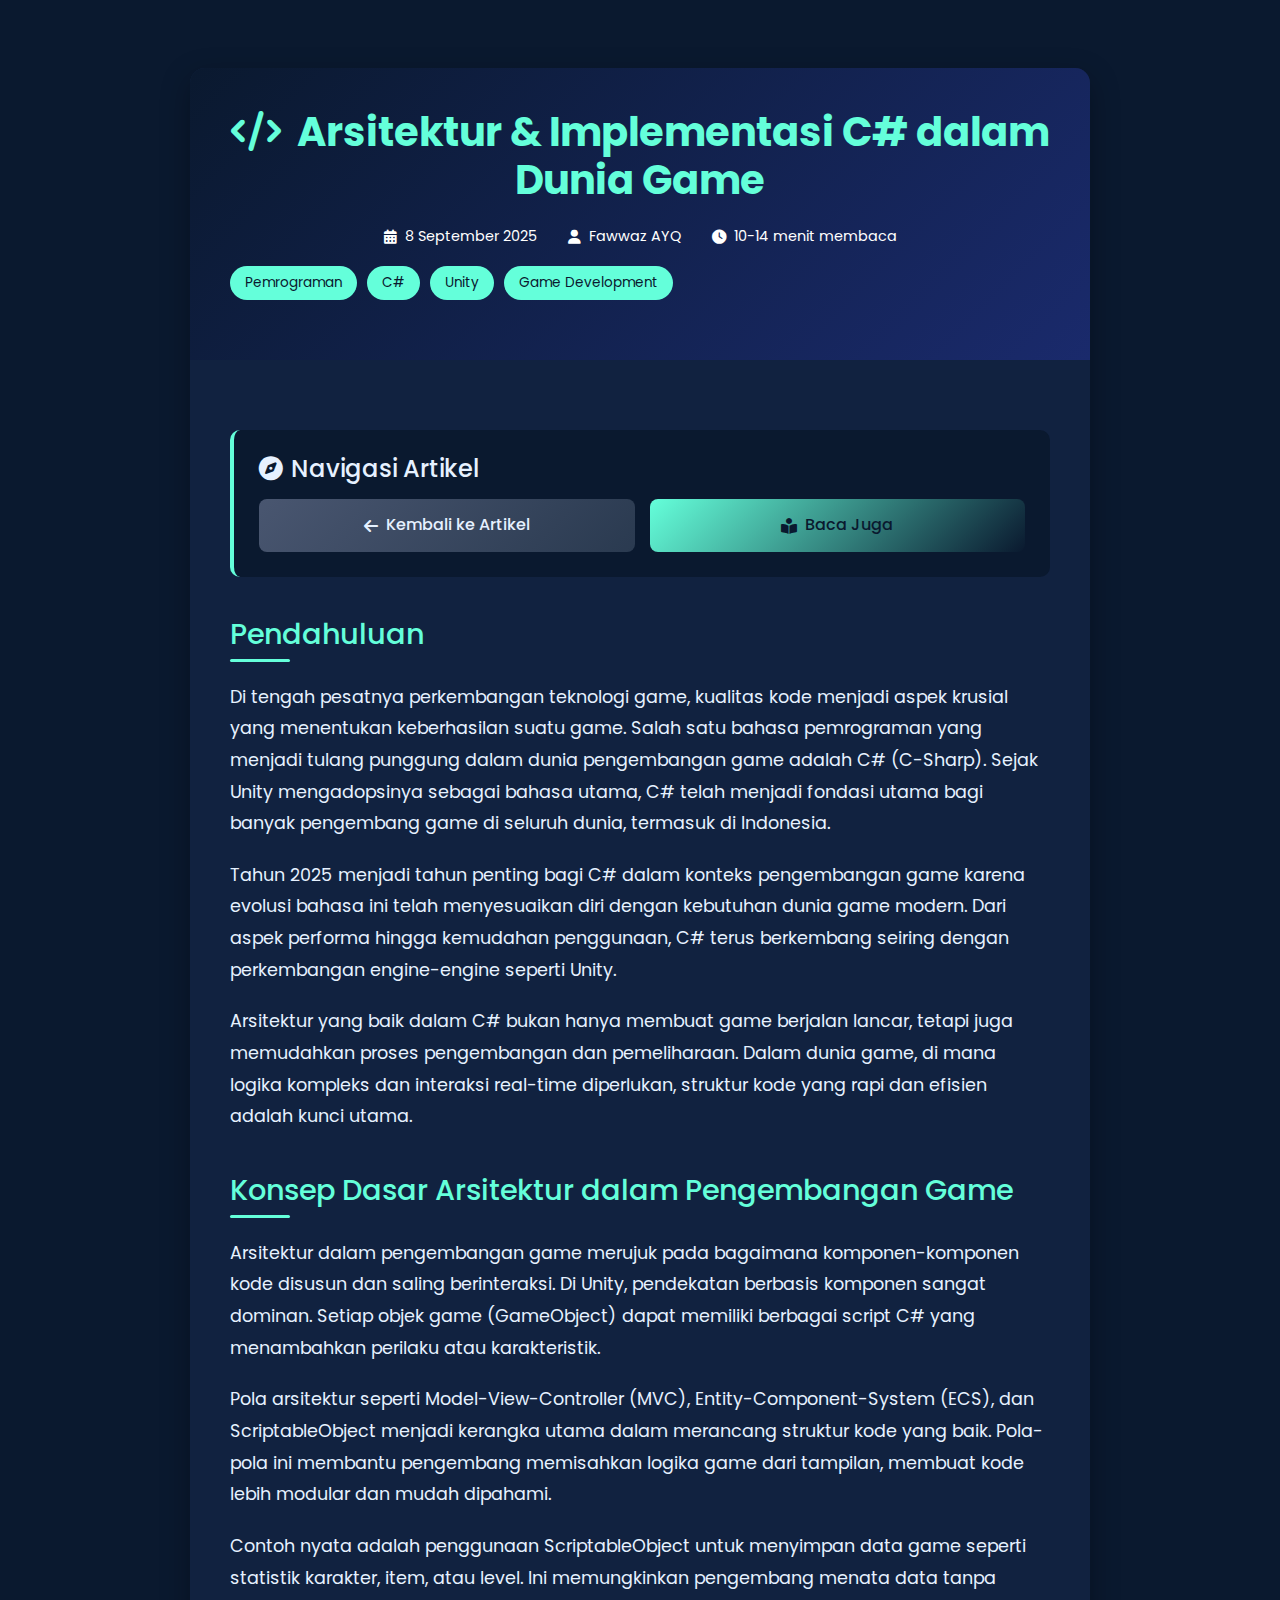
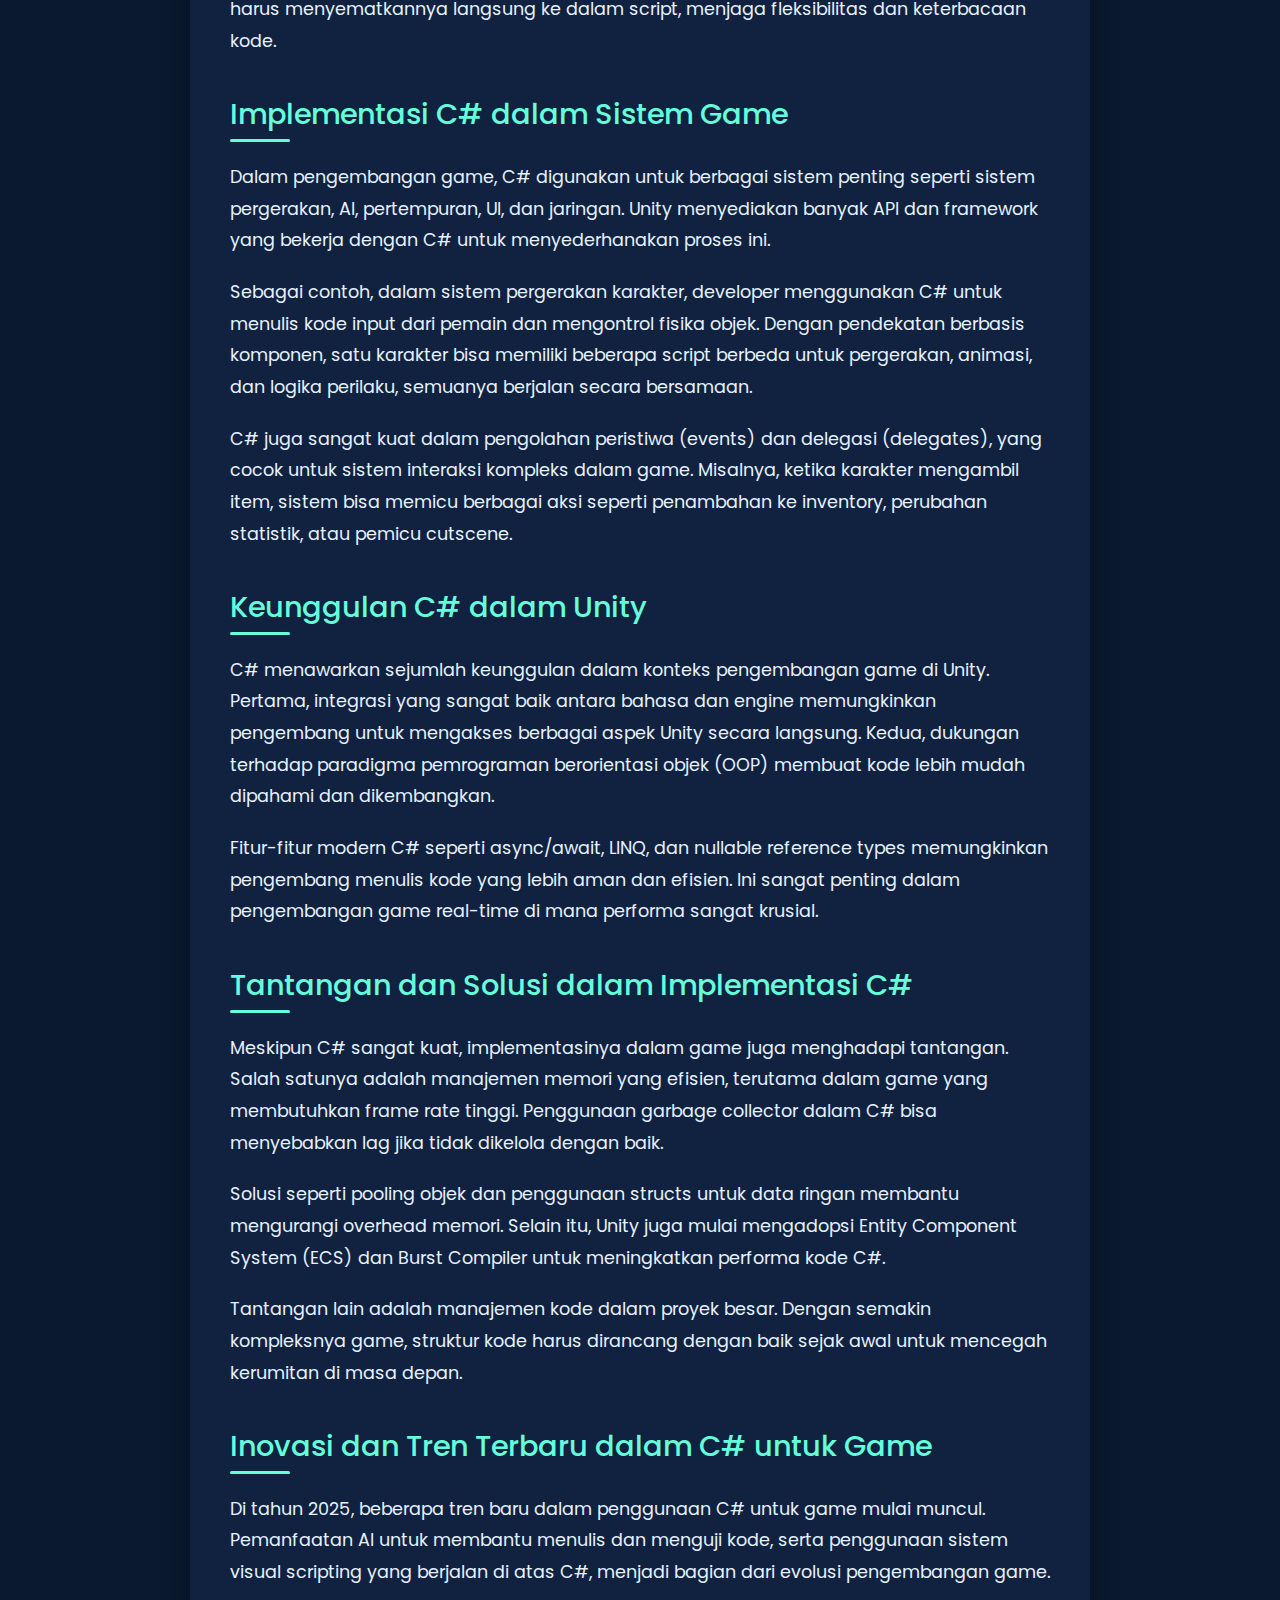
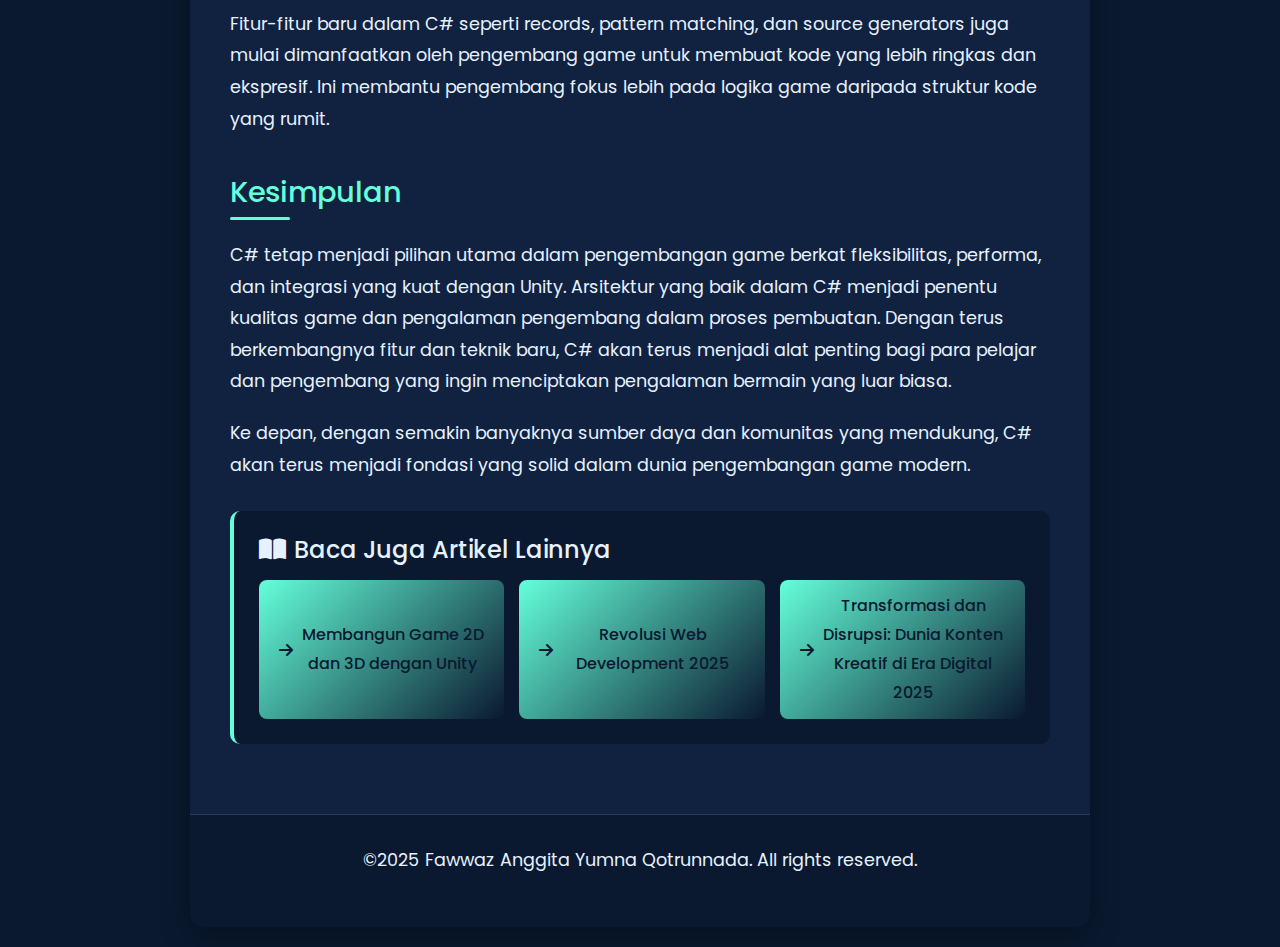
<file: article2.html>
<!DOCTYPE html>
<html lang="id">
<head>
    <meta charset="UTF-8">
    <meta name="viewport" content="width=device-width, initial-scale=1.0">
    <title>Arsitektur & Implementasi C# dalam Dunia Game</title>
    <link href="https://cdn.jsdelivr.net/npm/bootstrap@5.3.0-alpha1/dist/css/bootstrap.min.css" rel="stylesheet">
    <link rel="stylesheet" href="https://cdnjs.cloudflare.com/ajax/libs/font-awesome/6.4.0/css/all.min.css">
    <link href="https://fonts.googleapis.com/css2?family=Poppins:wght@300;400;500;600;700&display=swap" rel="stylesheet">
    <link rel="icon" href="Logo.png" type="image/x-icon">
    <link rel="stylesheet" href="styles.css">
    <style>
        :root {
            --primary-color: #0a192f;
            --secondary-color: #495670;
            --accent-color: #64ffda;
            --text-color: #e6f1ff;
            --text-secondary: #a8b2d1;
            --bg-color: #0a192f;
            --card-bg: #112240;
            --border-color: #2a3a50;
        }
        
        body {
            font-family: 'Poppins', sans-serif;
            line-height: 1.8;
            margin: 0;
            padding: 20px;
            background: var(--bg-color);
            color: var(--text-color);
            min-height: 100vh;
        }
        
        .article-container {
            max-width: 900px;
            margin: 0 auto;
            background: var(--card-bg);
            border-radius: 15px;
            box-shadow: 0 10px 30px rgba(0, 0, 0, 0.3);
            overflow: hidden;
            position: relative;
        }
        
        .article-header {
            background: linear-gradient(135deg, #0a192f, #1a2a6c);
            color: white;
            padding: 40px;
            text-align: center;
            position: relative;
        }
        
        .article-header h1 {
            font-size: 2.5rem;
            margin-bottom: 15px;
            font-weight: 700;
            color: var(--accent-color);
        }
        
        .article-meta {
            display: flex;
            justify-content: center;
            gap: 30px;
            margin-top: 20px;
            flex-wrap: wrap;
        }
        
        .meta-item {
            display: flex;
            align-items: center;
            gap: 8px;
            font-size: 0.9rem;
        }
        
        .article-content {
            padding: 40px;
        }
        
        h2 {
            color: var(--accent-color);
            margin-top: 40px;
            margin-bottom: 20px;
            font-size: 1.8rem;
            position: relative;
            padding-bottom: 10px;
        }
        
        h2::after {
            content: '';
            position: absolute;
            bottom: 0;
            left: 0;
            width: 60px;
            height: 3px;
            background: var(--accent-color);
            border-radius: 3px;
        }
        
        p {
            margin-bottom: 20px;
            font-size: 1.1rem;
            color: var(--text-color);
        }
        
        .navigation-section {
            background: var(--primary-color);
            padding: 25px;
            border-radius: 10px;
            margin: 30px 0;
            border-left: 4px solid var(--accent-color);
        }
        
        .nav-buttons {
            display: flex;
            justify-content: space-between;
            flex-wrap: wrap;
            gap: 15px;
            margin-top: 15px;
        }
        
        .nav-btn {
            flex: 1;
            min-width: 200px;
            text-align: center;
            padding: 12px 20px;
            border-radius: 8px;
            text-decoration: none;
            font-weight: 500;
            transition: all 0.3s ease;
            display: flex;
            align-items: center;
            justify-content: center;
            gap: 8px;
        }
        
        .back-btn {
            background: linear-gradient(135deg, #495670, #2a3a50);
            color: var(--text-color);
        }
        
        .read-also-btn {
            background: linear-gradient(135deg, var(--accent-color), #0a192f);
            color: var(--primary-color);
        }
        
        .nav-btn:hover {
            transform: translateY(-3px);
            box-shadow: 0 5px 15px rgba(100, 255, 218, 0.3);
            text-decoration: none;
            color: var(--primary-color);
        }
        
        .article-tags {
            display: flex;
            flex-wrap: wrap;
            gap: 10px;
            margin: 20px 0;
        }
        
        .tag {
            background: var(--accent-color);
            color: var(--primary-color);
            padding: 5px 15px;
            border-radius: 20px;
            font-size: 0.85rem;
        }
        
        .reading-time {
            background: var(--secondary-color);
            padding: 8px 15px;
            border-radius: 20px;
            display: inline-block;
            margin: 15px 0;
            font-size: 0.9rem;
        }
        
        .article-footer {
            background: var(--primary-color);
            padding: 30px;
            text-align: center;
            border-top: 1px solid var(--border-color);
        }
        
        .nav-btn.read-also-btn:hover, .nav-btn.back-btn:hover {
            background: linear-gradient(135deg, #52d9b9, #0a192f) !important;
        }
        
        @media (max-width: 768px) {
            .article-content {
                padding: 25px;
            }
            
            .article-header {
                padding: 30px 20px;
            }
            
            .article-header h1 {
                font-size: 2rem;
            }
            
            .nav-buttons {
                flex-direction: column;
            }
            
            .nav-btn {
                min-width: 100%;
            }
        }
    </style>
</head>
<body>
    <div class="container mt-5">
        <div class="article-container">
            <div class="article-header">
                <h1><i class="fas fa-code me-3"></i>Arsitektur & Implementasi C# dalam Dunia Game</h1>
                <div class="article-meta">
                    <div class="meta-item">
                        <i class="fas fa-calendar-alt"></i>
                        <span>8 September 2025</span>
                    </div>
                    <div class="meta-item">
                        <i class="fas fa-user"></i>
                        <span>Fawwaz AYQ</span>
                    </div>
                    <div class="meta-item">
                        <i class="fas fa-clock"></i>
                        <span>10-14 menit membaca</span>
                    </div>
                </div>
                <div class="article-tags mt-3">
                    <span class="tag">Pemrograman</span>
                    <span class="tag">C#</span>
                    <span class="tag">Unity</span>
                    <span class="tag">Game Development</span>
                </div>
            </div>
            
            <div class="article-content">
                <div class="navigation-section">
                    <h4><i class="fas fa-compass me-2"></i>Navigasi Artikel</h4>
                    <div class="nav-buttons">
                        <a href="articles.html" class="nav-btn back-btn">
                            <i class="fas fa-arrow-left"></i> Kembali ke Artikel
                        </a>
                        <a href="#read-also" class="nav-btn read-also-btn">
                            <i class="fas fa-book-reader"></i> Baca Juga
                        </a>
                    </div>
                </div>

                <h2>Pendahuluan</h2>
                <p>Di tengah pesatnya perkembangan teknologi game, kualitas kode menjadi aspek krusial yang menentukan keberhasilan suatu game. Salah satu bahasa pemrograman yang menjadi tulang punggung dalam dunia pengembangan game adalah C# (C-Sharp). Sejak Unity mengadopsinya sebagai bahasa utama, C# telah menjadi fondasi utama bagi banyak pengembang game di seluruh dunia, termasuk di Indonesia.</p>
                <p>Tahun 2025 menjadi tahun penting bagi C# dalam konteks pengembangan game karena evolusi bahasa ini telah menyesuaikan diri dengan kebutuhan dunia game modern. Dari aspek performa hingga kemudahan penggunaan, C# terus berkembang seiring dengan perkembangan engine-engine seperti Unity.</p>
                <p>Arsitektur yang baik dalam C# bukan hanya membuat game berjalan lancar, tetapi juga memudahkan proses pengembangan dan pemeliharaan. Dalam dunia game, di mana logika kompleks dan interaksi real-time diperlukan, struktur kode yang rapi dan efisien adalah kunci utama.</p>

                <h2>Konsep Dasar Arsitektur dalam Pengembangan Game</h2>
                <p>Arsitektur dalam pengembangan game merujuk pada bagaimana komponen-komponen kode disusun dan saling berinteraksi. Di Unity, pendekatan berbasis komponen sangat dominan. Setiap objek game (GameObject) dapat memiliki berbagai script C# yang menambahkan perilaku atau karakteristik.</p>
                <p>Pola arsitektur seperti Model-View-Controller (MVC), Entity-Component-System (ECS), dan ScriptableObject menjadi kerangka utama dalam merancang struktur kode yang baik. Pola-pola ini membantu pengembang memisahkan logika game dari tampilan, membuat kode lebih modular dan mudah dipahami.</p>
                <p>Contoh nyata adalah penggunaan ScriptableObject untuk menyimpan data game seperti statistik karakter, item, atau level. Ini memungkinkan pengembang menata data tanpa harus menyematkannya langsung ke dalam script, menjaga fleksibilitas dan keterbacaan kode.</p>

                <h2>Implementasi C# dalam Sistem Game</h2>
                <p>Dalam pengembangan game, C# digunakan untuk berbagai sistem penting seperti sistem pergerakan, AI, pertempuran, UI, dan jaringan. Unity menyediakan banyak API dan framework yang bekerja dengan C# untuk menyederhanakan proses ini.</p>
                <p>Sebagai contoh, dalam sistem pergerakan karakter, developer menggunakan C# untuk menulis kode input dari pemain dan mengontrol fisika objek. Dengan pendekatan berbasis komponen, satu karakter bisa memiliki beberapa script berbeda untuk pergerakan, animasi, dan logika perilaku, semuanya berjalan secara bersamaan.</p>
                <p>C# juga sangat kuat dalam pengolahan peristiwa (events) dan delegasi (delegates), yang cocok untuk sistem interaksi kompleks dalam game. Misalnya, ketika karakter mengambil item, sistem bisa memicu berbagai aksi seperti penambahan ke inventory, perubahan statistik, atau pemicu cutscene.</p>

                <h2>Keunggulan C# dalam Unity</h2>
                <p>C# menawarkan sejumlah keunggulan dalam konteks pengembangan game di Unity. Pertama, integrasi yang sangat baik antara bahasa dan engine memungkinkan pengembang untuk mengakses berbagai aspek Unity secara langsung. Kedua, dukungan terhadap paradigma pemrograman berorientasi objek (OOP) membuat kode lebih mudah dipahami dan dikembangkan.</p>
                <p>Fitur-fitur modern C# seperti async/await, LINQ, dan nullable reference types memungkinkan pengembang menulis kode yang lebih aman dan efisien. Ini sangat penting dalam pengembangan game real-time di mana performa sangat krusial.</p>

                <h2>Tantangan dan Solusi dalam Implementasi C#</h2>
                <p>Meskipun C# sangat kuat, implementasinya dalam game juga menghadapi tantangan. Salah satunya adalah manajemen memori yang efisien, terutama dalam game yang membutuhkan frame rate tinggi. Penggunaan garbage collector dalam C# bisa menyebabkan lag jika tidak dikelola dengan baik.</p>
                <p>Solusi seperti pooling objek dan penggunaan structs untuk data ringan membantu mengurangi overhead memori. Selain itu, Unity juga mulai mengadopsi Entity Component System (ECS) dan Burst Compiler untuk meningkatkan performa kode C#.</p>
                <p>Tantangan lain adalah manajemen kode dalam proyek besar. Dengan semakin kompleksnya game, struktur kode harus dirancang dengan baik sejak awal untuk mencegah kerumitan di masa depan.</p>

                <h2>Inovasi dan Tren Terbaru dalam C# untuk Game</h2>
                <p>Di tahun 2025, beberapa tren baru dalam penggunaan C# untuk game mulai muncul. Pemanfaatan AI untuk membantu menulis dan menguji kode, serta penggunaan sistem visual scripting yang berjalan di atas C#, menjadi bagian dari evolusi pengembangan game.</p>
                <p>Fitur-fitur baru dalam C# seperti records, pattern matching, dan source generators juga mulai dimanfaatkan oleh pengembang game untuk membuat kode yang lebih ringkas dan ekspresif. Ini membantu pengembang fokus lebih pada logika game daripada struktur kode yang rumit.</p>

                <h2>Kesimpulan</h2>
                <p>C# tetap menjadi pilihan utama dalam pengembangan game berkat fleksibilitas, performa, dan integrasi yang kuat dengan Unity. Arsitektur yang baik dalam C# menjadi penentu kualitas game dan pengalaman pengembang dalam proses pembuatan. Dengan terus berkembangnya fitur dan teknik baru, C# akan terus menjadi alat penting bagi para pelajar dan pengembang yang ingin menciptakan pengalaman bermain yang luar biasa.</p>
                <p>Ke depan, dengan semakin banyaknya sumber daya dan komunitas yang mendukung, C# akan terus menjadi fondasi yang solid dalam dunia pengembangan game modern.</p>
                
                <div id="read-also" class="navigation-section">
                    <h4><i class="fas fa-book-open me-2"></i>Baca Juga Artikel Lainnya</h4>
                    <div class="nav-buttons">
                        <a href="article1.html" class="nav-btn read-also-btn">
                            <i class="fas fa-arrow-right"></i> Membangun Game 2D dan 3D dengan Unity
                        </a>
                        <a href="article3.html" class="nav-btn read-also-btn">
                            <i class="fas fa-arrow-right"></i> Revolusi Web Development 2025
                        </a>
                        <a href="article4.html" class="nav-btn read-also-btn">
                            <i class="fas fa-arrow-right"></i> Transformasi dan Disrupsi: Dunia Konten Kreatif di Era Digital 2025
                        </a>
                    </div>
                </div>
            </div>
            
            <div class="article-footer">
                <p>©2025 Fawwaz Anggita Yumna Qotrunnada. All rights reserved.</p>
            </div>
        </div>
    </div>

    <script src="https://cdn.jsdelivr.net/npm/bootstrap@5.3.0-alpha1/dist/js/bootstrap.bundle.min.js"></script>
    <script src="script.js"></script>
</body>
</html>
</file>
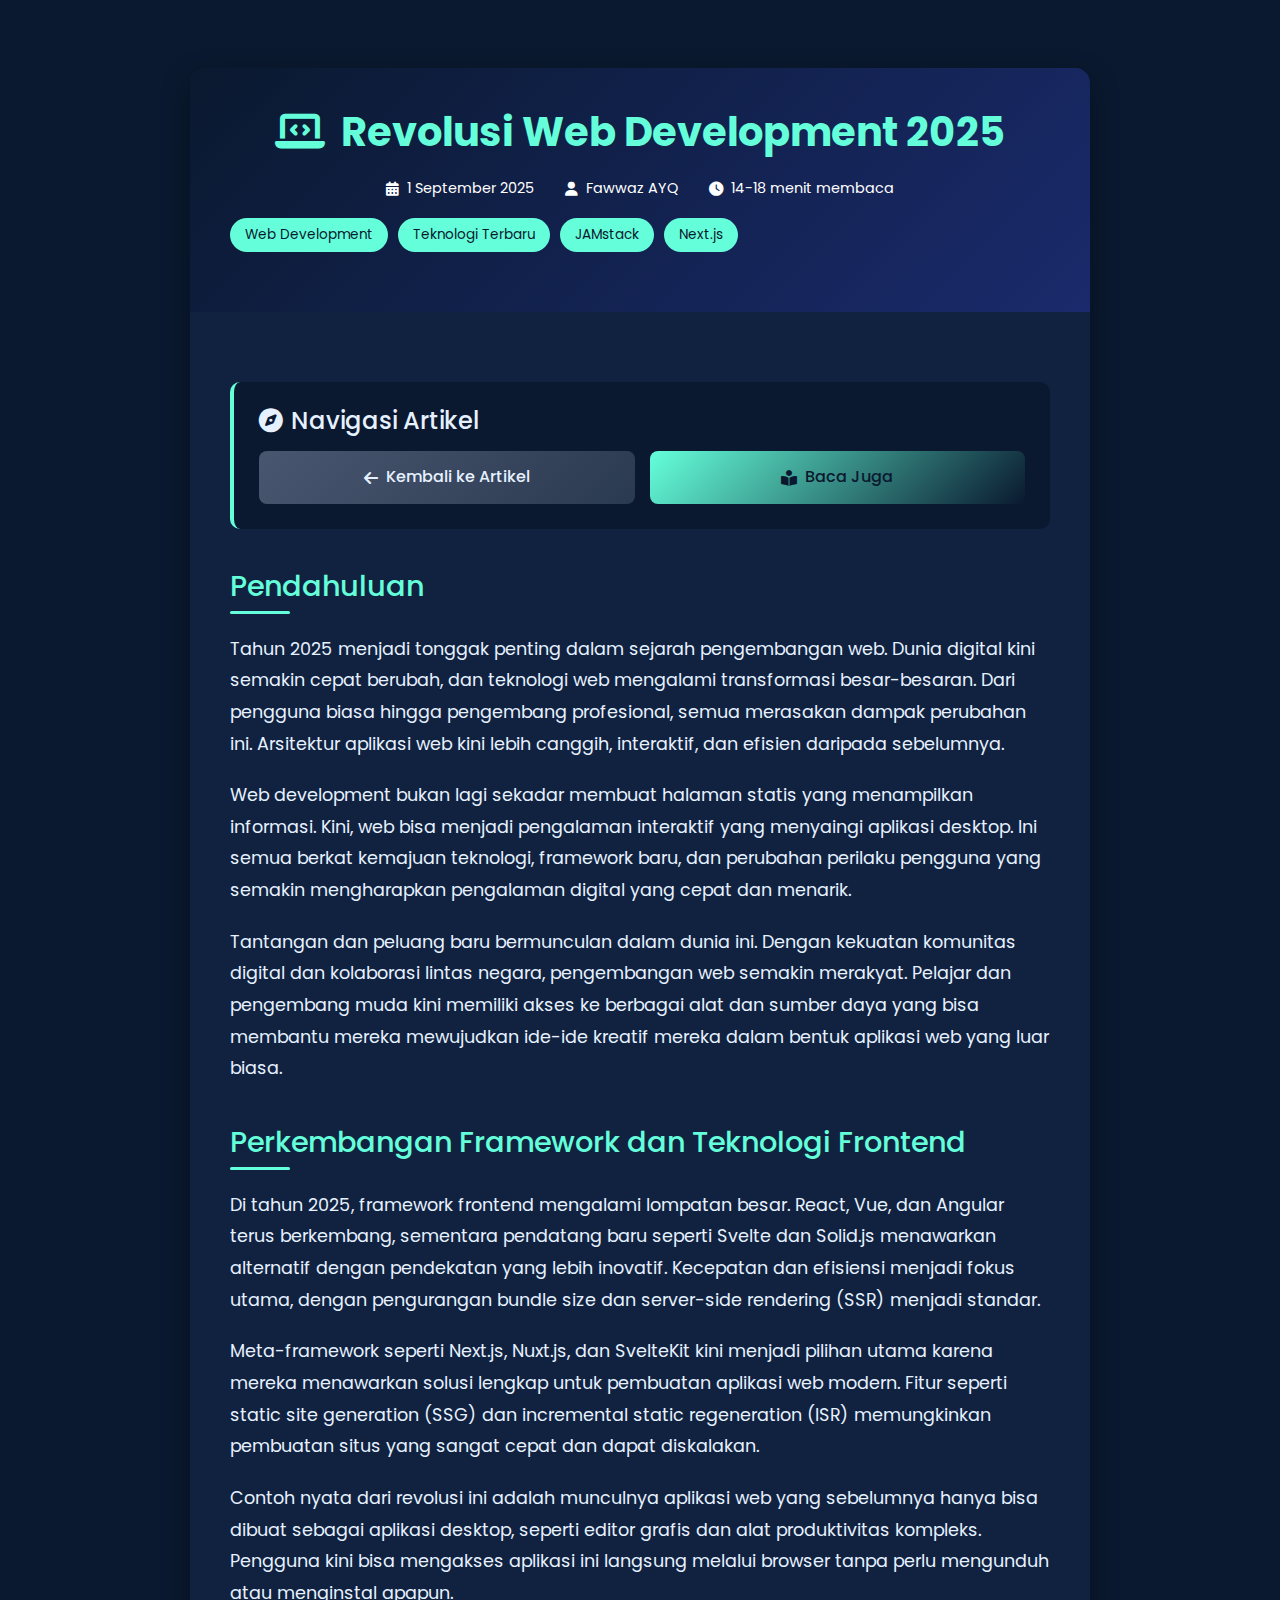
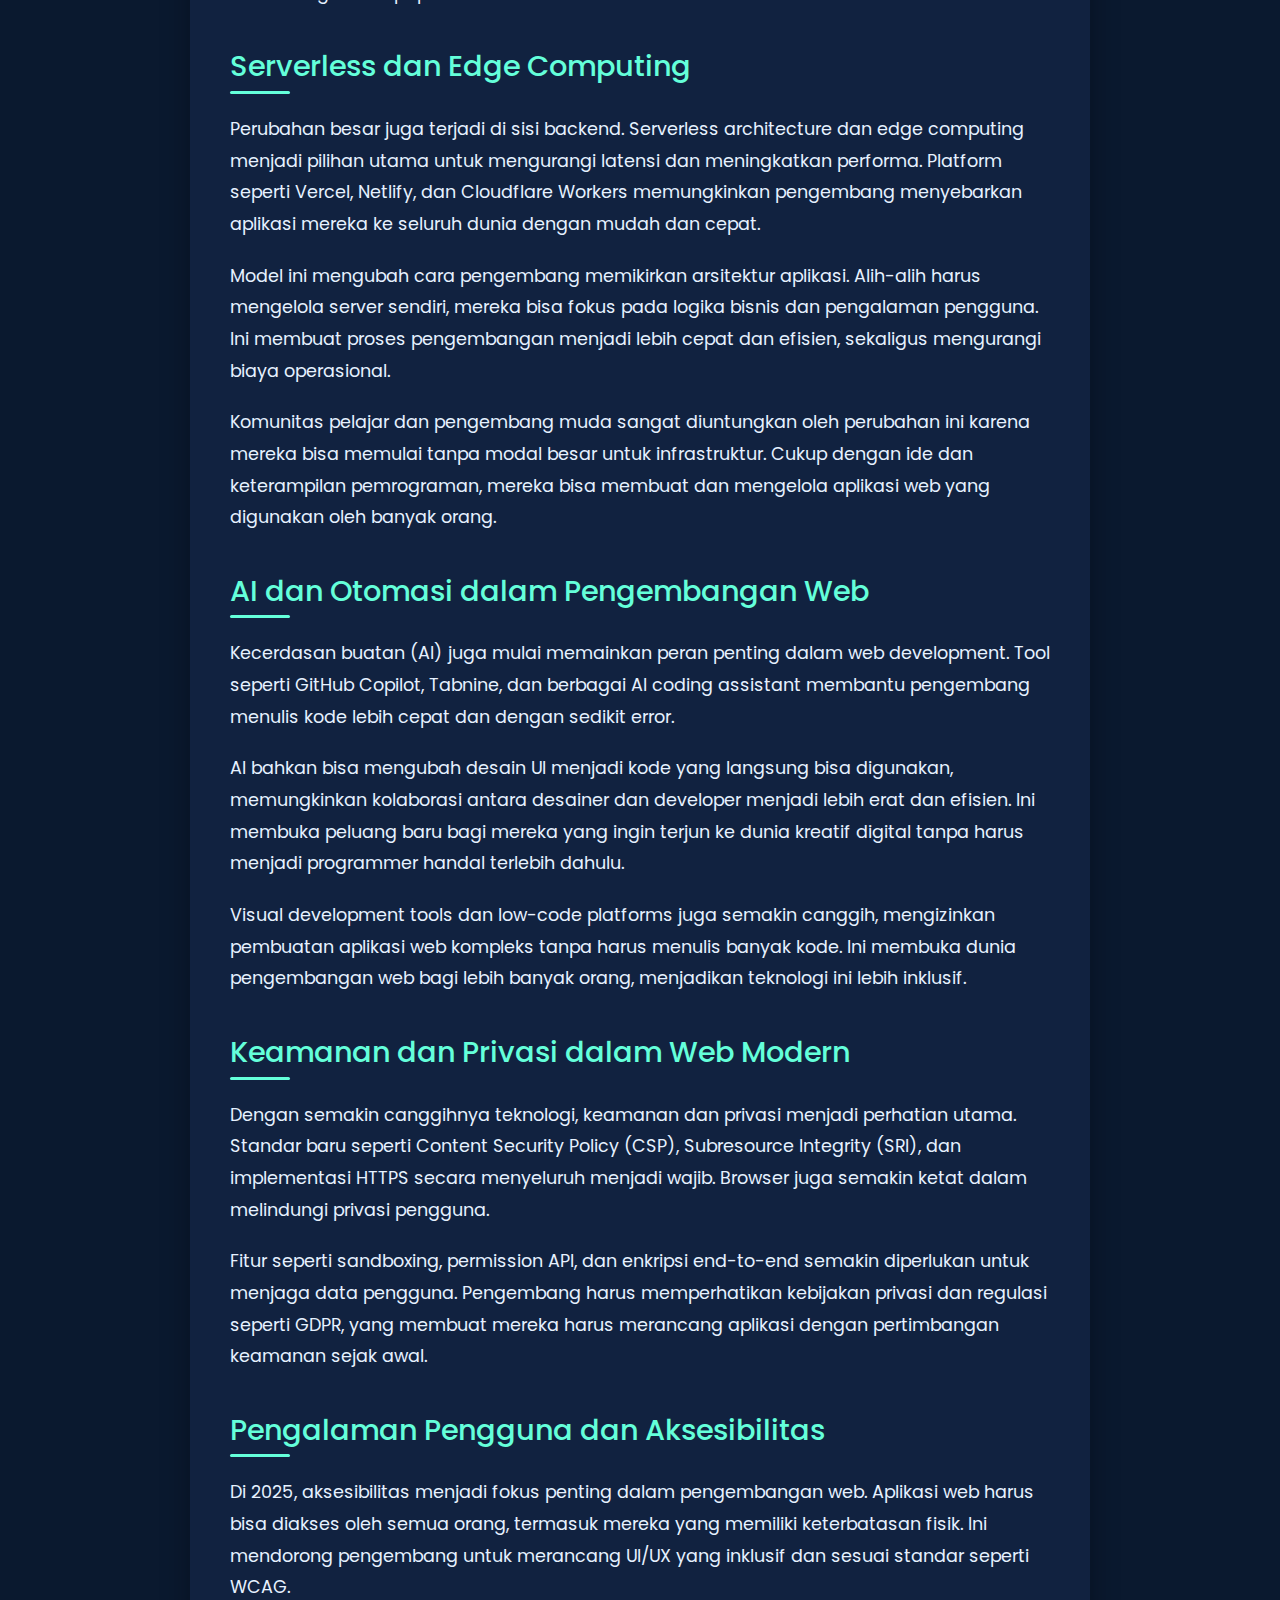
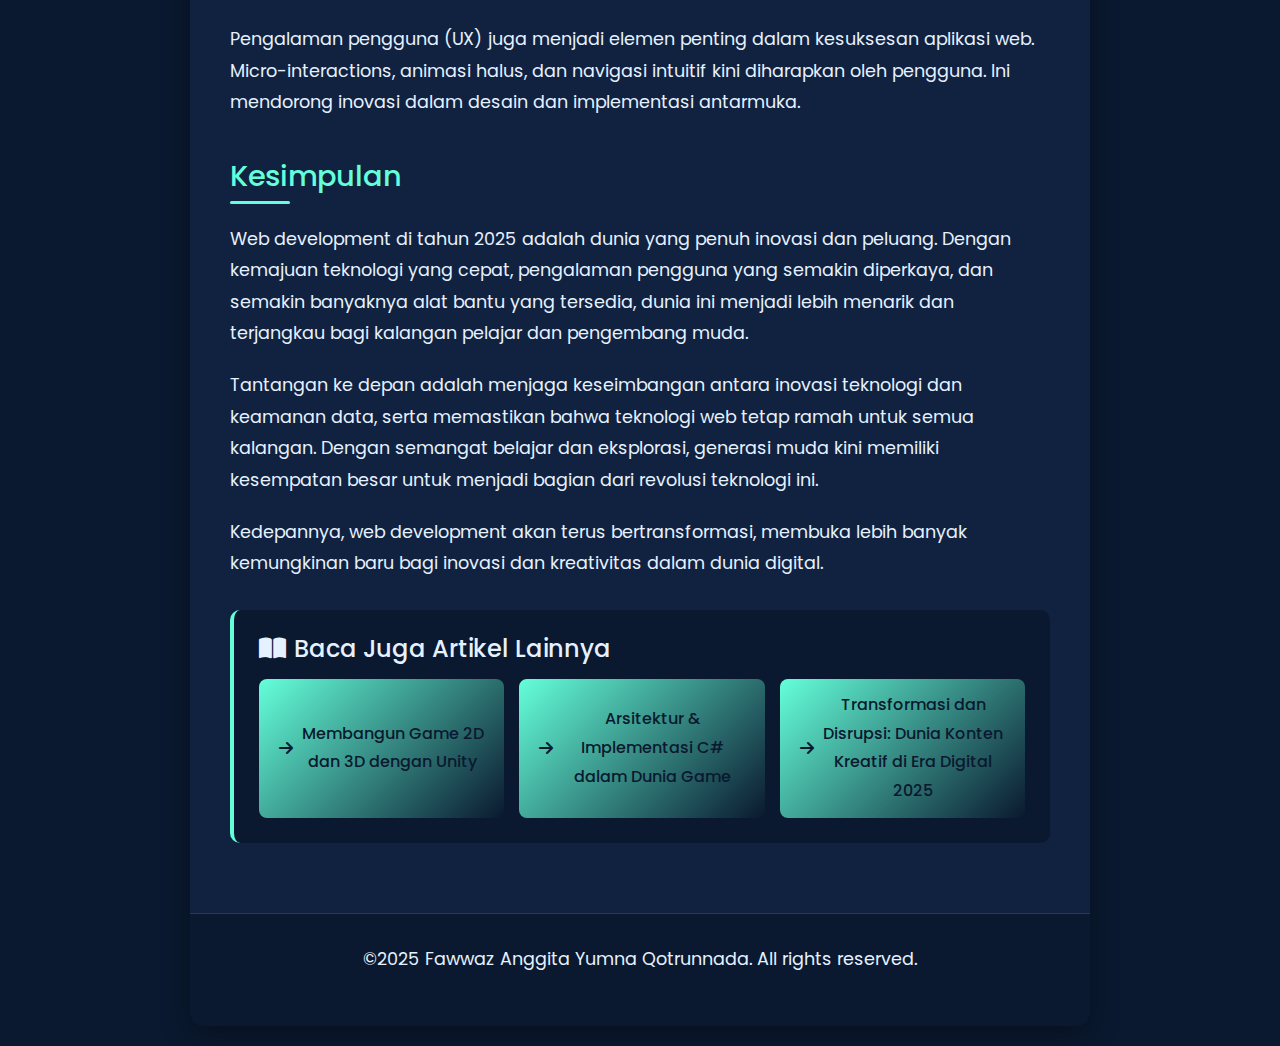
<file: article3.html>
<!DOCTYPE html>
<html lang="id">
<head>
    <meta charset="UTF-8">
    <meta name="viewport" content="width=device-width, initial-scale=1.0">
    <title>Revolusi Web Development 2025</title>
    <link href="https://cdn.jsdelivr.net/npm/bootstrap@5.3.0-alpha1/dist/css/bootstrap.min.css" rel="stylesheet">
    <link rel="stylesheet" href="https://cdnjs.cloudflare.com/ajax/libs/font-awesome/6.4.0/css/all.min.css">
    <link href="https://fonts.googleapis.com/css2?family=Poppins:wght@300;400;500;600;700&display=swap" rel="stylesheet">
    <link rel="icon" href="Logo.png" type="image/x-icon">
    <link rel="stylesheet" href="styles.css">
    <style>
        :root {
            --primary-color: #0a192f;
            --secondary-color: #495670;
            --accent-color: #64ffda;
            --text-color: #e6f1ff;
            --text-secondary: #a8b2d1;
            --bg-color: #0a192f;
            --card-bg: #112240;
            --border-color: #2a3a50;
        }
        
        body {
            font-family: 'Poppins', sans-serif;
            line-height: 1.8;
            margin: 0;
            padding: 20px;
            background: var(--bg-color);
            color: var(--text-color);
            min-height: 100vh;
        }
        
        .article-container {
            max-width: 900px;
            margin: 0 auto;
            background: var(--card-bg);
            border-radius: 15px;
            box-shadow: 0 10px 30px rgba(0, 0, 0, 0.3);
            overflow: hidden;
            position: relative;
        }
        
        .article-header {
            background: linear-gradient(135deg, #0a192f, #1a2a6c);
            color: white;
            padding: 40px;
            text-align: center;
            position: relative;
        }
        
        .article-header h1 {
            font-size: 2.5rem;
            margin-bottom: 15px;
            font-weight: 700;
            color: var(--accent-color);
        }
        
        .article-meta {
            display: flex;
            justify-content: center;
            gap: 30px;
            margin-top: 20px;
            flex-wrap: wrap;
        }
        
        .meta-item {
            display: flex;
            align-items: center;
            gap: 8px;
            font-size: 0.9rem;
        }
        
        .article-content {
            padding: 40px;
        }
        
        h2 {
            color: var(--accent-color);
            margin-top: 40px;
            margin-bottom: 20px;
            font-size: 1.8rem;
            position: relative;
            padding-bottom: 10px;
        }
        
        h2::after {
            content: '';
            position: absolute;
            bottom: 0;
            left: 0;
            width: 60px;
            height: 3px;
            background: var(--accent-color);
            border-radius: 3px;
        }
        
        p {
            margin-bottom: 20px;
            font-size: 1.1rem;
            color: var(--text-color);
        }
        
        .navigation-section {
            background: var(--primary-color);
            padding: 25px;
            border-radius: 10px;
            margin: 30px 0;
            border-left: 4px solid var(--accent-color);
        }
        
        .nav-buttons {
            display: flex;
            justify-content: space-between;
            flex-wrap: wrap;
            gap: 15px;
            margin-top: 15px;
        }
        
        .nav-btn {
            flex: 1;
            min-width: 200px;
            text-align: center;
            padding: 12px 20px;
            border-radius: 8px;
            text-decoration: none;
            font-weight: 500;
            transition: all 0.3s ease;
            display: flex;
            align-items: center;
            justify-content: center;
            gap: 8px;
        }
        
        .back-btn {
            background: linear-gradient(135deg, #495670, #2a3a50);
            color: var(--text-color);
        }
        
        .read-also-btn {
            background: linear-gradient(135deg, var(--accent-color), #0a192f);
            color: var(--primary-color);
        }
        
        .nav-btn:hover {
            transform: translateY(-3px);
            box-shadow: 0 5px 15px rgba(100, 255, 218, 0.3);
            text-decoration: none;
            color: var(--primary-color);
        }
        
        .article-tags {
            display: flex;
            flex-wrap: wrap;
            gap: 10px;
            margin: 20px 0;
        }
        
        .tag {
            background: var(--accent-color);
            color: var(--primary-color);
            padding: 5px 15px;
            border-radius: 20px;
            font-size: 0.85rem;
        }
        
        .reading-time {
            background: var(--secondary-color);
            padding: 8px 15px;
            border-radius: 20px;
            display: inline-block;
            margin: 15px 0;
            font-size: 0.9rem;
        }
        
        .article-footer {
            background: var(--primary-color);
            padding: 30px;
            text-align: center;
            border-top: 1px solid var(--border-color);
        }
        
        .nav-btn.read-also-btn:hover, .nav-btn.back-btn:hover {
            background: linear-gradient(135deg, #52d9b9, #0a192f) !important;
        }
        
        @media (max-width: 768px) {
            .article-content {
                padding: 25px;
            }
            
            .article-header {
                padding: 30px 20px;
            }
            
            .article-header h1 {
                font-size: 2rem;
            }
            
            .nav-buttons {
                flex-direction: column;
            }
            
            .nav-btn {
                min-width: 100%;
            }
        }
    </style>
</head>
<body>
    <div class="container mt-5">
        <div class="article-container">
            <div class="article-header">
                <h1><i class="fas fa-laptop-code me-3"></i>Revolusi Web Development 2025</h1>
                <div class="article-meta">
                    <div class="meta-item">
                        <i class="fas fa-calendar-alt"></i>
                        <span>1 September 2025</span>
                    </div>
                    <div class="meta-item">
                        <i class="fas fa-user"></i>
                        <span>Fawwaz AYQ</span>
                    </div>
                    <div class="meta-item">
                        <i class="fas fa-clock"></i>
                        <span>14-18 menit membaca</span>
                    </div>
                </div>
                <div class="article-tags mt-3">
                    <span class="tag">Web Development</span>
                    <span class="tag">Teknologi Terbaru</span>
                    <span class="tag">JAMstack</span>
                    <span class="tag">Next.js</span>
                </div>
            </div>
            
            <div class="article-content">
                <div class="navigation-section">
                    <h4><i class="fas fa-compass me-2"></i>Navigasi Artikel</h4>
                    <div class="nav-buttons">
                        <a href="articles.html" class="nav-btn back-btn">
                            <i class="fas fa-arrow-left"></i> Kembali ke Artikel
                        </a>
                        <a href="#read-also" class="nav-btn read-also-btn">
                            <i class="fas fa-book-reader"></i> Baca Juga
                        </a>
                    </div>
                </div>

                <h2>Pendahuluan</h2>
                <p>Tahun 2025 menjadi tonggak penting dalam sejarah pengembangan web. Dunia digital kini semakin cepat berubah, dan teknologi web mengalami transformasi besar-besaran. Dari pengguna biasa hingga pengembang profesional, semua merasakan dampak perubahan ini. Arsitektur aplikasi web kini lebih canggih, interaktif, dan efisien daripada sebelumnya.</p>
                <p>Web development bukan lagi sekadar membuat halaman statis yang menampilkan informasi. Kini, web bisa menjadi pengalaman interaktif yang menyaingi aplikasi desktop. Ini semua berkat kemajuan teknologi, framework baru, dan perubahan perilaku pengguna yang semakin mengharapkan pengalaman digital yang cepat dan menarik.</p>
                <p>Tantangan dan peluang baru bermunculan dalam dunia ini. Dengan kekuatan komunitas digital dan kolaborasi lintas negara, pengembangan web semakin merakyat. Pelajar dan pengembang muda kini memiliki akses ke berbagai alat dan sumber daya yang bisa membantu mereka mewujudkan ide-ide kreatif mereka dalam bentuk aplikasi web yang luar biasa.</p>

                <h2>Perkembangan Framework dan Teknologi Frontend</h2>
                <p>Di tahun 2025, framework frontend mengalami lompatan besar. React, Vue, dan Angular terus berkembang, sementara pendatang baru seperti Svelte dan Solid.js menawarkan alternatif dengan pendekatan yang lebih inovatif. Kecepatan dan efisiensi menjadi fokus utama, dengan pengurangan bundle size dan server-side rendering (SSR) menjadi standar.</p>
                <p>Meta-framework seperti Next.js, Nuxt.js, dan SvelteKit kini menjadi pilihan utama karena mereka menawarkan solusi lengkap untuk pembuatan aplikasi web modern. Fitur seperti static site generation (SSG) dan incremental static regeneration (ISR) memungkinkan pembuatan situs yang sangat cepat dan dapat diskalakan.</p>
                <p>Contoh nyata dari revolusi ini adalah munculnya aplikasi web yang sebelumnya hanya bisa dibuat sebagai aplikasi desktop, seperti editor grafis dan alat produktivitas kompleks. Pengguna kini bisa mengakses aplikasi ini langsung melalui browser tanpa perlu mengunduh atau menginstal apapun.</p>

                <h2>Serverless dan Edge Computing</h2>
                <p>Perubahan besar juga terjadi di sisi backend. Serverless architecture dan edge computing menjadi pilihan utama untuk mengurangi latensi dan meningkatkan performa. Platform seperti Vercel, Netlify, dan Cloudflare Workers memungkinkan pengembang menyebarkan aplikasi mereka ke seluruh dunia dengan mudah dan cepat.</p>
                <p>Model ini mengubah cara pengembang memikirkan arsitektur aplikasi. Alih-alih harus mengelola server sendiri, mereka bisa fokus pada logika bisnis dan pengalaman pengguna. Ini membuat proses pengembangan menjadi lebih cepat dan efisien, sekaligus mengurangi biaya operasional.</p>
                <p>Komunitas pelajar dan pengembang muda sangat diuntungkan oleh perubahan ini karena mereka bisa memulai tanpa modal besar untuk infrastruktur. Cukup dengan ide dan keterampilan pemrograman, mereka bisa membuat dan mengelola aplikasi web yang digunakan oleh banyak orang.</p>

                <h2>AI dan Otomasi dalam Pengembangan Web</h2>
                <p>Kecerdasan buatan (AI) juga mulai memainkan peran penting dalam web development. Tool seperti GitHub Copilot, Tabnine, dan berbagai AI coding assistant membantu pengembang menulis kode lebih cepat dan dengan sedikit error.</p>
                <p>AI bahkan bisa mengubah desain UI menjadi kode yang langsung bisa digunakan, memungkinkan kolaborasi antara desainer dan developer menjadi lebih erat dan efisien. Ini membuka peluang baru bagi mereka yang ingin terjun ke dunia kreatif digital tanpa harus menjadi programmer handal terlebih dahulu.</p>
                <p>Visual development tools dan low-code platforms juga semakin canggih, mengizinkan pembuatan aplikasi web kompleks tanpa harus menulis banyak kode. Ini membuka dunia pengembangan web bagi lebih banyak orang, menjadikan teknologi ini lebih inklusif.</p>

                <h2>Keamanan dan Privasi dalam Web Modern</h2>
                <p>Dengan semakin canggihnya teknologi, keamanan dan privasi menjadi perhatian utama. Standar baru seperti Content Security Policy (CSP), Subresource Integrity (SRI), dan implementasi HTTPS secara menyeluruh menjadi wajib. Browser juga semakin ketat dalam melindungi privasi pengguna.</p>
                <p>Fitur seperti sandboxing, permission API, dan enkripsi end-to-end semakin diperlukan untuk menjaga data pengguna. Pengembang harus memperhatikan kebijakan privasi dan regulasi seperti GDPR, yang membuat mereka harus merancang aplikasi dengan pertimbangan keamanan sejak awal.</p>

                <h2>Pengalaman Pengguna dan Aksesibilitas</h2>
                <p>Di 2025, aksesibilitas menjadi fokus penting dalam pengembangan web. Aplikasi web harus bisa diakses oleh semua orang, termasuk mereka yang memiliki keterbatasan fisik. Ini mendorong pengembang untuk merancang UI/UX yang inklusif dan sesuai standar seperti WCAG.</p>
                <p>Pengalaman pengguna (UX) juga menjadi elemen penting dalam kesuksesan aplikasi web. Micro-interactions, animasi halus, dan navigasi intuitif kini diharapkan oleh pengguna. Ini mendorong inovasi dalam desain dan implementasi antarmuka.</p>

                <h2>Kesimpulan</h2>
                <p>Web development di tahun 2025 adalah dunia yang penuh inovasi dan peluang. Dengan kemajuan teknologi yang cepat, pengalaman pengguna yang semakin diperkaya, dan semakin banyaknya alat bantu yang tersedia, dunia ini menjadi lebih menarik dan terjangkau bagi kalangan pelajar dan pengembang muda.</p>
                <p>Tantangan ke depan adalah menjaga keseimbangan antara inovasi teknologi dan keamanan data, serta memastikan bahwa teknologi web tetap ramah untuk semua kalangan. Dengan semangat belajar dan eksplorasi, generasi muda kini memiliki kesempatan besar untuk menjadi bagian dari revolusi teknologi ini.</p>
                <p>Kedepannya, web development akan terus bertransformasi, membuka lebih banyak kemungkinan baru bagi inovasi dan kreativitas dalam dunia digital.</p>
                
                <div id="read-also" class="navigation-section">
                    <h4><i class="fas fa-book-open me-2"></i>Baca Juga Artikel Lainnya</h4>
                    <div class="nav-buttons">
                        <a href="article1.html" class="nav-btn read-also-btn">
                            <i class="fas fa-arrow-right"></i> Membangun Game 2D dan 3D dengan Unity
                        </a>
                        <a href="article2.html" class="nav-btn read-also-btn">
                            <i class="fas fa-arrow-right"></i> Arsitektur & Implementasi C# dalam Dunia Game
                        </a>
                        <a href="article4.html" class="nav-btn read-also-btn">
                            <i class="fas fa-arrow-right"></i> Transformasi dan Disrupsi: Dunia Konten Kreatif di Era Digital 2025
                        </a>
                    </div>
                </div>
            </div>
            
            <div class="article-footer">
                <p>©2025 Fawwaz Anggita Yumna Qotrunnada. All rights reserved.</p>
            </div>
        </div>
    </div>

    <script src="https://cdn.jsdelivr.net/npm/bootstrap@5.3.0-alpha1/dist/js/bootstrap.bundle.min.js"></script>
    <script src="script.js"></script>
</body>
</html>
</file>
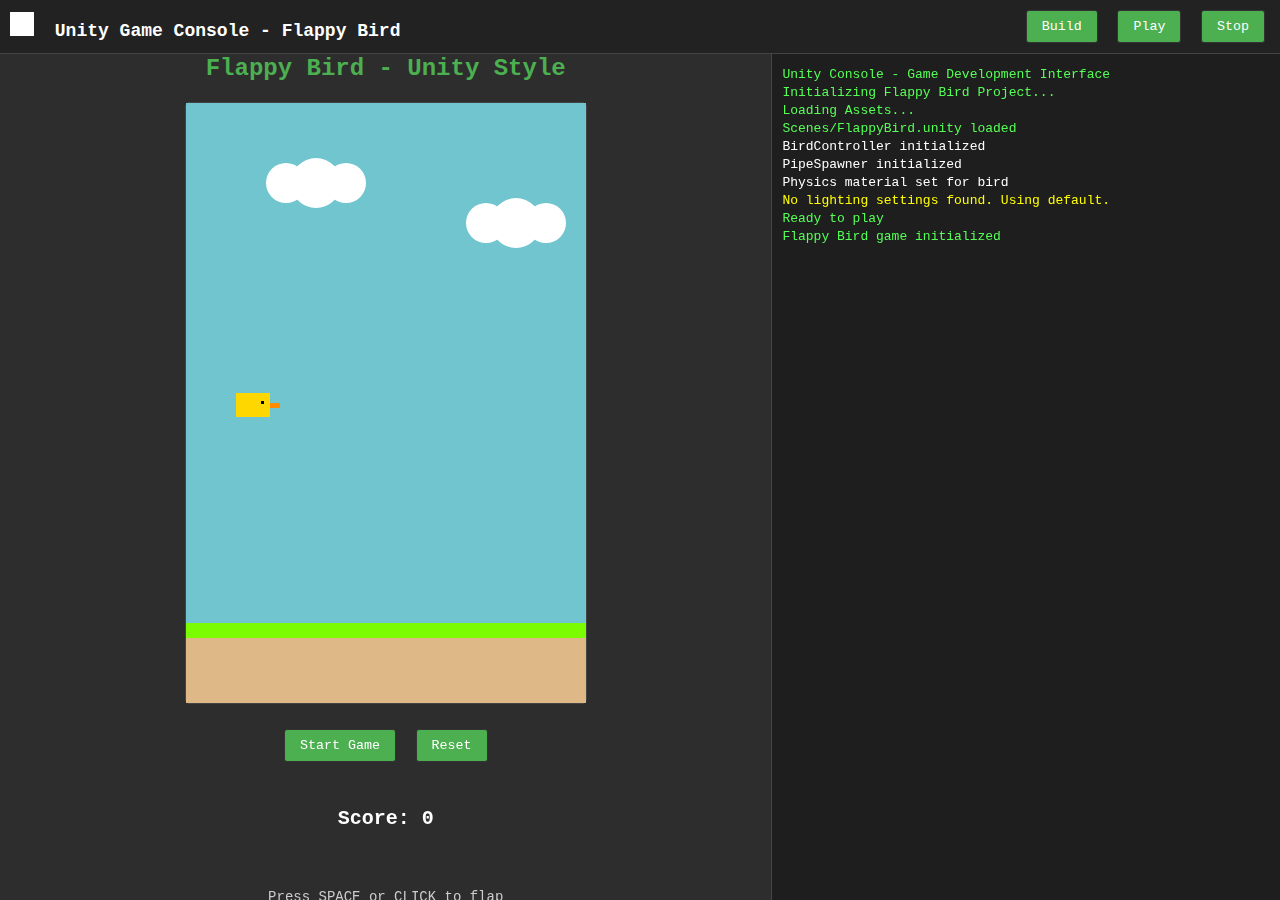
<file: Game/flappybird-unity-style.html>
<!DOCTYPE html>
<html lang="en">
<head>
    <meta charset="UTF-8">
    <meta name="viewport" content="width=device-width, initial-scale=1.0">
    <title>Flappy Bird - Unity Console Style</title>
    <style>
        body {
            margin: 0;
            padding: 0;
            background-color: #2d2d2d;
            color: #ffffff;
            font-family: 'Courier New', monospace;
            height: 100vh;
            display: flex;
            flex-direction: column;
        }

        .console-header {
            background-color: #222222;
            padding: 10px;
            border-bottom: 1px solid #444444;
            display: flex;
            justify-content: space-between;
            align-items: center;
        }

        .console-title {
            font-size: 18px;
            font-weight: bold;
        }

        .unity-icon {
            width: 24px;
            height: 24px;
            background-color: #fff;
            display: inline-block;
            margin-right: 10px;
        }

        .main-content {
            display: flex;
            flex: 1;
            overflow: hidden;
        }

        .game-area {
            flex: 3;
            padding: 20px;
            display: flex;
            flex-direction: column;
            align-items: center;
            justify-content: center;
        }

        .console-area {
            flex: 2;
            background-color: #1e1e1e;
            border-left: 1px solid #444444;
            padding: 10px;
            overflow-y: auto;
            display: flex;
            flex-direction: column;
        }

        #gameCanvas {
            margin: 10px auto;
            display: block;
            border: 1px solid #444;
            background-color: #70c5ce;
            border-radius: 5px;
        }

        canvas {
            display: block;
        }

        .controls {
            margin: 15px 0;
        }

        button {
            padding: 8px 15px;
            margin: 0 5px;
            font-family: 'Courier New', monospace;
            background-color: #4CAF50;
            color: white;
            border: 1px solid #333;
            border-radius: 3px;
            cursor: pointer;
        }

        button:hover {
            background-color: #45a049;
        }

        .score {
            font-size: 20px;
            font-weight: bold;
            color: #ffffff;
            margin: 10px 0;
            text-align: center;
        }

        .instructions {
            font-size: 14px;
            color: #cccccc;
            margin-top: 15px;
            text-align: center;
        }

        .console-line {
            margin: 3px 0;
            font-size: 13px;
        }

        .console-log {
            color: #ffffff;
        }

        .console-warning {
            color: #ffff00;
        }

        .console-error {
            color: #ff5555;
        }

        .console-system {
            color: #55ff55;
        }

        .game-title {
            color: #4CAF50;
            font-size: 24px;
            margin-bottom: 10px;
            text-align: center;
        }
    </style>
</head>
<body>
    <div class="console-header">
        <div class="console-title">
            <span class="unity-icon"></span>
            Unity Game Console - Flappy Bird
        </div>
        <div>
            <button id="buildBtn">Build</button>
            <button id="playBtn">Play</button>
            <button id="stopBtn">Stop</button>
        </div>
    </div>

    <div class="main-content">
        <div class="game-area">
            <h2 class="game-title">Flappy Bird - Unity Style</h2>
            <div id="gameCanvas">
                <canvas id="game" width="400" height="600"></canvas>
            </div>
            <div class="controls">
                <button id="startBtn">Start Game</button>
                <button id="resetBtn">Reset</button>
            </div>
            <div class="score">
                <p>Score: <span id="score">0</span></p>
            </div>
            <div class="instructions">
                <p>Press SPACE or CLICK to flap</p>
            </div>
        </div>

        <div class="console-area">
            <div id="consoleOutput">
                <div class="console-line console-system">Unity Console - Game Development Interface</div>
                <div class="console-line console-system">Initializing Flappy Bird Project...</div>
                <div class="console-line console-system">Loading Assets...</div>
                <div class="console-line console-system">Scenes/FlappyBird.unity loaded</div>
                <div class="console-line console-log">BirdController initialized</div>
                <div class="console-line console-log">PipeSpawner initialized</div>
                <div class="console-line console-log">Physics material set for bird</div>
                <div class="console-line console-warning">No lighting settings found. Using default.</div>
                <div class="console-line console-system">Ready to play</div>
            </div>
        </div>
    </div>

    <script>
        // Game variables
        const canvas = document.getElementById('game');
        const ctx = canvas.getContext('2d');
        const startBtn = document.getElementById('startBtn');
        const resetBtn = document.getElementById('resetBtn');
        const scoreElement = document.getElementById('score');
        const playBtn = document.getElementById('playBtn');
        const stopBtn = document.getElementById('stopBtn');
        const consoleOutput = document.getElementById('consoleOutput');

        // Add message to console
        function addToConsole(message, type = 'log') {
            const line = document.createElement('div');
            line.className = `console-line console-${type}`;
            line.textContent = message;
            consoleOutput.appendChild(line);
            
            // Auto-scroll to bottom
            consoleOutput.scrollTop = consoleOutput.scrollHeight;
        }

        // Game state
        let gameRunning = false;
        let score = 0;
        let frames = 0;

        // Bird properties
        const bird = {
            x: 50,
            y: canvas.height / 2 - 10,
            width: 34,
            height: 24,
            gravity: 0.25,
            velocity: 0,
            jump: -5,

            draw: function() {
                // Draw bird as a simple rectangle with a beak and eye
                ctx.fillStyle = '#FFD700'; // Yellow body
                ctx.fillRect(this.x, this.y, this.width, this.height);
                
                // Draw beak
                ctx.fillStyle = '#FF8C00'; // Orange beak
                ctx.fillRect(this.x + 34, this.y + 10, 10, 5);
                
                // Draw eye
                ctx.fillStyle = 'black';
                ctx.fillRect(this.x + 25, this.y + 8, 3, 3);
            },

            update: function() {
                if (gameRunning) {
                    // Apply gravity
                    this.velocity += this.gravity;
                    this.y += this.velocity;

                    // Floor collision
                    if (this.y + this.height >= canvas.height - ground.height) {
                        this.y = canvas.height - ground.height - this.height;
                        gameOver();
                    }

                    // Ceiling collision
                    if (this.y <= 0) {
                        this.y = 0;
                        this.velocity = 0;
                    }
                }
            },

            flap: function() {
                this.velocity = this.jump;
                if (gameRunning) {
                    addToConsole(`Bird velocity set to ${this.velocity}`, 'log');
                }
            },

            reset: function() {
                this.y = canvas.height / 2 - 10;
                this.velocity = 0;
            }
        };

        // Pipes
        const pipes = {
            position: [],
            gap: 150,
            maxYPos: -150,
            dx: 2,

            draw: function() {
                for (let i = 0; i < this.position.length; i++) {
                    let p = this.position[i];
                    
                    // Top pipe
                    ctx.fillStyle = '#00A000'; // Green
                    ctx.fillRect(p.x, p.y, p.width, p.height);

                    // Bottom pipe
                    ctx.fillStyle = '#00A000'; // Green
                    ctx.fillRect(p.x, p.y + p.height + this.gap, p.width, canvas.height);
                    
                    // Pipe caps
                    ctx.fillStyle = '#008000'; // Darker green
                    ctx.fillRect(p.x - 3, p.y + p.height - 15, p.width + 6, 15);
                    ctx.fillRect(p.x - 3, p.y + p.height + this.gap, p.width + 6, 15);
                }
            },

            update: function() {
                if (gameRunning) {
                    if (frames % 100 === 0) {
                        this.position.push({
                            x: canvas.width,
                            y: this.maxYPos * (Math.random() + 1),
                            width: 60,
                            height: 300
                        });
                        addToConsole(`New pipe created at x: ${canvas.width}`, 'log');
                    }

                    for (let i = 0; i < this.position.length; i++) {
                        let p = this.position[i];

                        // Move pipe to the left
                        p.x -= this.dx;

                        // If pipe is off screen, remove it and add score
                        if (p.x + p.width <= 0) {
                            this.position.shift();
                            score++;
                            scoreElement.innerHTML = score;
                            addToConsole(`Pipe removed. Score: ${score}`, 'log');
                        }

                        // Collision detection
                        const birdRight = bird.x + bird.width;
                        const pipeLeft = p.x;
                        const pipeRight = p.x + p.width;
                        const birdBottom = bird.y + bird.height;
                        
                        // Check if bird is within the pipe's x range
                        if (birdRight > pipeLeft && bird.x < pipeRight) {
                            // Check if bird hits top or bottom pipe
                            if (bird.y < p.height || birdBottom > p.height + this.gap) {
                                gameOver();
                            }
                            
                            // Check if bird passed the pipe
                            else if (bird.x > pipeRight && !p.passed) {
                                p.passed = true;
                                score++;
                                scoreElement.innerHTML = score;
                                addToConsole(`Pipe passed! Score: ${score}`, 'log');
                            }
                        }
                    }
                }
            },

            reset: function() {
                this.position = [];
            }
        };

        // Ground
        const ground = {
            height: 80,
            draw: function() {
                ctx.fillStyle = '#DEB887'; // Tan color
                ctx.fillRect(0, canvas.height - this.height, canvas.width, this.height);
                
                // Draw grass on top
                ctx.fillStyle = '#7CFC00'; // Lawn green
                ctx.fillRect(0, canvas.height - this.height, canvas.width, 15);
            }
        };

        // Background elements
        const background = {
            draw: function() {
                // Draw sky
                ctx.fillStyle = '#70c5ce';
                ctx.fillRect(0, 0, canvas.width, canvas.height);
                
                // Draw clouds
                ctx.fillStyle = 'white';
                ctx.beginPath();
                ctx.arc(100, 80, 20, 0, Math.PI * 2);
                ctx.arc(130, 80, 25, 0, Math.PI * 2);
                ctx.arc(160, 80, 20, 0, Math.PI * 2);
                ctx.fill();
                
                ctx.beginPath();
                ctx.arc(300, 120, 20, 0, Math.PI * 2);
                ctx.arc(330, 120, 25, 0, Math.PI * 2);
                ctx.arc(360, 120, 20, 0, Math.PI * 2);
                ctx.fill();
            }
        };

        // Draw everything
        function draw() {
            background.draw();
            pipes.draw();
            ground.draw();
            bird.draw();
        }

        // Update game state
        function update() {
            bird.update();
            pipes.update();
        }

        // Game loop
        function gameLoop() {
            ctx.clearRect(0, 0, canvas.width, canvas.height);
            
            update();
            draw();
            
            frames++;
            
            if (gameRunning) {
                requestAnimationFrame(gameLoop);
            }
        }

        // Start game
        function startGame() {
            if (!gameRunning) {
                gameRunning = true;
                addToConsole('Game started', 'system');
                gameLoop();
            }
        }

        // Game over
        function gameOver() {
            gameRunning = false;
            addToConsole('Game Over! Collision detected', 'error');
            alert(`Game Over! Your score: ${score}`);
        }

        // Reset game
        function resetGame() {
            gameRunning = false;
            score = 0;
            frames = 0;
            scoreElement.innerHTML = score;
            bird.reset();
            pipes.reset();
            ctx.clearRect(0, 0, canvas.width, canvas.height);
            draw(); // Draw the initial state
            addToConsole('Game reset', 'system');
        }

        // Event listeners
        startBtn.addEventListener('click', function() {
            if (!gameRunning) {
                startGame();
            }
        });

        playBtn.addEventListener('click', function() {
            if (!gameRunning) {
                startGame();
            } else {
                addToConsole('Game is already running', 'warning');
            }
        });

        stopBtn.addEventListener('click', function() {
            if (gameRunning) {
                gameRunning = false;
                addToConsole('Game stopped', 'system');
            }
        });

        resetBtn.addEventListener('click', resetGame);

        document.addEventListener('keydown', function(e) {
            if (e.code === 'Space') {
                if (gameRunning) {
                    bird.flap();
                } else {
                    startGame();
                }
            }
        });

        canvas.addEventListener('click', function() {
            if (gameRunning) {
                bird.flap();
            } else {
                startGame();
            }
        });

        // Initialize the game
        draw();
        addToConsole('Flappy Bird game initialized', 'system');
    </script>
</body>
</html>
</file>
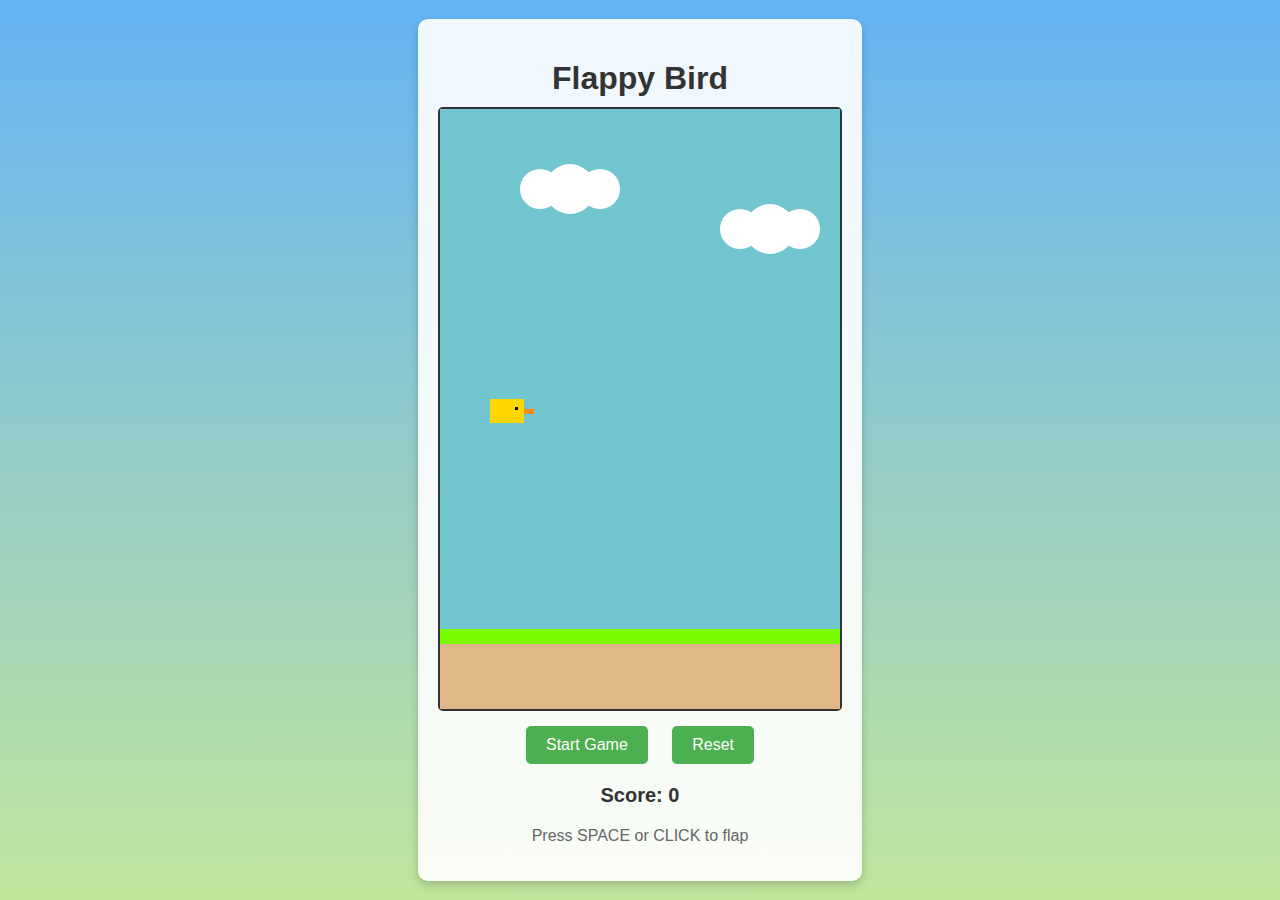
<file: Game/flappybird.html>
<!DOCTYPE html>
<html lang="en">
<head>
    <meta charset="UTF-8">
    <meta name="viewport" content="width=device-width, initial-scale=1.0">
    <title>Flappy Bird - Web Version</title>
    <link rel="stylesheet" href="flappybird.css">
</head>
<body>
    <div class="game-container">
        <h1>Flappy Bird</h1>
        <div id="gameCanvas">
            <canvas id="game" width="400" height="600"></canvas>
        </div>
        <div class="controls">
            <button id="startBtn">Start Game</button>
            <button id="resetBtn">Reset</button>
        </div>
        <div class="score">
            <p>Score: <span id="score">0</span></p>
        </div>
        <div class="instructions">
            <p>Press SPACE or CLICK to flap</p>
        </div>
    </div>
    <script src="flappybird.js"></script>
</body>
</html>
</file>
<file: styles.css>
:root {
    --primary-color: #0a192f;
    --secondary-color: #495670;
    --accent-color: #64ffda;
    --text-color: #ccd6f6;
    --text-secondary: #8892b0;
    --bg-color: #0a192f;
    --card-bg: #112240;
}


/* Light mode */

body.light-mode {
    --primary-color: #f8f9fa;
    --secondary-color: #dee2e6;
    --accent-color: #0d6efd;
    --text-color: #212529;
    --text-secondary: #6c757d;
    --bg-color: #f8f9fa;
    --card-bg: #ffffff;
}

body {
    font-family: 'Poppins', sans-serif;
    background-color: var(--bg-color);
    color: var(--text-color);
    line-height: 1.6;
    transition: background-color 0.3s, color 0.3s;
    padding-top: 76px;
    scroll-behavior: smooth;
    margin: 0;
    padding: 0;
}


/* Navbar */

.navbar {
    background-color: rgba(10, 25, 47, 0.95) !important;
    backdrop-filter: blur(10px);
    transition: all 0.3s ease;
    padding: 12px 0;
    box-shadow: 0 2px 10px rgba(0, 0, 0, 0.1);
    position: fixed;
    top: 0;
    width: 100%;
    z-index: 1000;
}

body.light-mode .navbar {
    background-color: rgba(248, 249, 250, 0.95) !important;
}

.navbar-brand {
    color: var(--accent-color) !important;
    font-weight: 700;
    font-size: 1.5rem;
}

.nav-link {
    color: var(--text-color) !important;
    margin: 0 8px;
    font-weight: 500;
    position: relative;
    transition: color 0.3s ease;
}

.nav-link:hover,
.nav-link.active {
    color: var(--accent-color) !important;
}

.nav-link::after {
    content: '';
    position: absolute;
    width: 0;
    height: 2px;
    bottom: 0;
    left: 0;
    background-color: var(--accent-color);
    transition: width 0.3s ease;
}

.nav-link:hover::after,
.nav-link.active::after {
    width: 100%;
}


/* Dark mode toggle in navbar */

.navbar .dark-mode-toggle {
    position: relative;
    width: 40px;
    height: 40px;
    border-radius: 50%;
    background-color: var(--card-bg);
    color: var(--accent-color);
    display: flex;
    justify-content: center;
    align-items: center;
    cursor: pointer;
    transition: all 0.3s ease;
    margin-right: 15px;
    border: none;
}

.navbar .dark-mode-toggle:hover {
    transform: translateY(-2px);
    box-shadow: 0 2px 8px rgba(0, 0, 0, 0.2);
}


/* Layout improvements */

.container.py-5.mt-5 {
    padding-top: 2rem !important;
    margin-top: 1rem !important;
}


/* Sidebar improvements */

.sidebar {
    background-color: var(--card-bg);
    border-radius: 12px;
    padding: 25px;
    box-shadow: 0 10px 30px -15px rgba(2, 12, 27, 0.7);
    transition: transform 0.5s ease, opacity 0.5s ease, box-shadow 0.3s ease;
    margin-bottom: 30px;
    position: sticky;
    top: 90px;
    z-index: 10;
}


/* Profile image */

.profile-img {
    width: 160px;
    height: 160px;
    border-radius: 50%;
    object-fit: cover;
    border: 3px solid var(--accent-color);
    margin-bottom: 20px;
    cursor: pointer;
    transition: transform 0.3s ease, box-shadow 0.3s ease;
}

.profile-img:hover {
    transform: scale(1.05);
    box-shadow: 0 0 20px rgba(100, 255, 218, 0.5);
}


/* Main content improvements */

.main-content {
    background-color: var(--card-bg);
    border-radius: 12px;
    padding: 30px;
    box-shadow: 0 10px 30px -15px rgba(2, 12, 27, 0.7);
    transition: transform 0.5s ease, opacity 0.5s ease, box-shadow 0.3s ease;
    margin-bottom: 25px;
    scroll-margin-top: 100px;
}


/* Section titles */

.section-title {
    color: var(--accent-color);
    margin-bottom: 25px;
    position: relative;
    font-weight: 600;
    padding-bottom: 10px;
}

.section-title::after {
    content: '';
    display: block;
    width: 60px;
    height: 3px;
    background-color: var(--accent-color);
    position: absolute;
    bottom: 0;
    left: 0;
    border-radius: 3px;
}


/* Contact Info */

.contact-info {
    margin-bottom: 20px;
}

.contact-info i {
    color: var(--accent-color);
    margin-right: 10px;
    width: 20px;
}


/* Language Skills */

.language-skill {
    display: flex;
    align-items: center;
    justify-content: space-between;
    margin-bottom: 10px;
}

.language-dots {
    display: flex;
}

.dot {
    width: 12px;
    height: 12px;
    border-radius: 50%;
    background-color: var(--accent-color);
    margin-right: 5px;
    opacity: 0.3;
}

.dot.filled {
    opacity: 1;
}


/* Progress Bars */

.progress {
    height: 8px;
    background-color: var(--secondary-color);
    margin-bottom: 15px;
    overflow: hidden;
    border-radius: 4px;
}

.progress-bar {
    background-color: var(--accent-color);
    width: 0;
    transition: width 1.5s cubic-bezier(0.4, 0, 0.2, 1);
    border-radius: 4px;
    position: relative;
    overflow: hidden;
}

.progress-bar::after {
    content: '';
    position: absolute;
    top: 0;
    left: 0;
    bottom: 0;
    right: 0;
    background-image: linear-gradient( -45deg, rgba(255, 255, 255, 0.2) 25%, transparent 25%, transparent 50%, rgba(255, 255, 255, 0.2) 50%, rgba(255, 255, 255, 0.2) 75%, transparent 75%, transparent);
    z-index: 1;
    background-size: 50px 50px;
    animation: move 2s linear infinite;
    overflow: hidden;
}

@keyframes move {
    0% {
        background-position: 0 0;
    }
    100% {
        background-position: 50px 50px;
    }
}


/* Experience */

.experience-item {
    margin-bottom: 30px;
    padding-bottom: 20px;
    border-bottom: 1px solid var(--secondary-color);
    opacity: 0;
    transform: translateY(20px);
    transition: opacity 0.5s ease, transform 0.5s ease;
}

.experience-item.visible {
    opacity: 1;
    transform: translateY(0);
}

.experience-item:last-child {
    border-bottom: none;
}

.experience-date {
    color: var(--accent-color);
    font-size: 0.9rem;
    margin-bottom: 5px;
}

.experience-company {
    font-weight: 600;
    color: var(--text-color);
    margin-bottom: 5px;
}

.experience-position {
    font-weight: 500;
    color: var(--accent-color);
    margin-bottom: 10px;
}


/* Buttons & Icons */

.btn-outline-accent {
    color: var(--accent-color);
    border-color: var(--accent-color);
    transition: all 0.3s ease;
    border-radius: 30px;
    padding: 10px 20px;
    font-weight: 500;
    position: relative;
    overflow: hidden;
    z-index: 1;
}

.btn-outline-accent::before {
    content: '';
    position: absolute;
    top: 0;
    left: 0;
    width: 0%;
    height: 100%;
    background: var(--accent-color);
    transition: all 0.5s cubic-bezier(0.4, 0, 0.2, 1);
    z-index: -1;
}

.btn-outline-accent:hover::before {
    width: 100%;
}

.btn-outline-accent:hover {
    color: var(--primary-color) !important;
}

.social-icons a {
    color: var(--text-color);
    font-size: 1.5rem;
    margin-right: 15px;
    transition: color 0.3s ease, transform 0.3s ease;
}

.social-icons a:hover {
    color: var(--accent-color);
    transform: translateY(-3px);
}

.home-content {
    min-height: calc(100vh - 200px);
    display: flex;
    flex-direction: column;
    justify-content: center;
    opacity: 0;
    transform: translateY(20px);
    transition: opacity 1s ease, transform 1s ease;
}

.home-content.visible {
    opacity: 1;
    transform: translateY(0);
}

.greeting {
    color: var(--accent-color);
    font-size: 1.2rem;
    margin-bottom: 15px;
}

.name-container {
    display: flex;
    flex-direction: column;
}

.name {
    font-size: 3rem;
    font-weight: 700;
    margin-bottom: 0;
    line-height: 1.1;
    display: flex;
    flex-wrap: wrap;
}

.subtitle {
    font-size: 1.5rem;
    color: var(--text-secondary);
    margin-bottom: 25px;
}

.description {
    max-width: 600px;
    margin-bottom: 30px;
}

.game-dev-icon {
    font-size: 1.2rem;
    color: var(--accent-color);
    margin-right: 10px;
}


/* Image Gallery */

.gallery-container {
    display: flex;
    flex-wrap: wrap;
    gap: 12px;
    margin-top: 20px;
}

.gallery-item {
    width: 90px;
    height: 90px;
    border-radius: 8px;
    overflow: hidden;
    cursor: pointer;
    transition: transform 0.3s ease, box-shadow 0.3s ease;
    position: relative;
}

.gallery-item::after {
    content: '';
    position: absolute;
    top: 0;
    left: 0;
    width: 100%;
    height: 100%;
    background: rgba(10, 25, 47, 0.7);
    opacity: 0;
    transition: opacity 0.3s ease;
}

.gallery-item:hover::after {
    opacity: 1;
}

.gallery-item:hover {
    transform: scale(1.1);
    box-shadow: 0 5px 15px rgba(0, 0, 0, 0.3);
}

.gallery-item img {
    width: 100%;
    height: 100%;
    object-fit: cover;
    transition: transform 0.5s ease;
}

.gallery-item:hover img {
    transform: scale(1.1);
}


/* Fullscreen Modal */

.modal-overlay {
    position: fixed;
    top: 0;
    left: 0;
    width: 100%;
    height: 100%;
    background-color: rgba(0, 0, 0, 0.9);
    display: flex;
    justify-content: center;
    align-items: center;
    z-index: 9999;
    opacity: 0;
    visibility: hidden;
    transition: opacity 0.3s ease;
}

.modal-overlay.active {
    opacity: 1;
    visibility: visible;
}

.modal-content {
    max-width: 90%;
    max-height: 90%;
    position: relative;
    display: flex;
    justify-content: center;
    align-items: center;
}

.modal-content img {
    max-width: 100%;
    max-height: 90vh;
    object-fit: contain;
    border-radius: 8px;
    box-shadow: 0 5px 25px rgba(0, 0, 0, 0.5);
}

.modal-close {
    position: absolute;
    top: -40px;
    right: 0;
    color: white;
    font-size: 2rem;
    cursor: pointer;
    transition: color 0.3s ease;
}

.modal-close:hover {
    color: var(--accent-color);
}

.modal-nav {
    position: absolute;
    top: 50%;
    width: 100%;
    display: flex;
    justify-content: space-between;
    transform: translateY(-50%);
    padding: 0 20px;
}

.modal-nav button {
    background: rgba(0, 0, 0, 0.5);
    color: white;
    border: none;
    width: 50px;
    height: 50px;
    border-radius: 50%;
    font-size: 1.5rem;
    cursor: pointer;
    transition: background 0.3s ease;
}

.modal-nav button:hover {
    background: rgba(0, 0, 0, 0.8);
}


/* Scroll to top button */

.scroll-to-top {
    position: fixed;
    bottom: 30px;
    right: 30px;
    width: 50px;
    height: 50px;
    border-radius: 50%;
    background-color: var(--accent-color);
    color: var(--primary-color);
    display: flex;
    justify-content: center;
    align-items: center;
    cursor: pointer;
    opacity: 0;
    visibility: hidden;
    transition: all 0.3s ease;
    z-index: 1000;
    box-shadow: 0 2px 10px rgba(0, 0, 0, 0.2);
}

.scroll-to-top.visible {
    opacity: 1;
    visibility: visible;
}

.scroll-to-top:hover {
    transform: translateY(-5px);
    box-shadow: 0 5px 15px rgba(0, 0, 0, 0.3);
}


/* Footer */

footer {
    background-color: var(--card-bg);
    padding: 20px 0;
    margin-top: 40px;
}


/* Form improvements */

.form-control {
    background-color: var(--card-bg) !important;
    color: var(--text-color) !important;
    border: 1px solid var(--secondary-color);
    transition: all 0.3s ease;
}

.form-control:focus {
    border-color: var(--accent-color);
    box-shadow: 0 0 0 0.2rem rgba(100, 255, 218, 0.25);
    transform: translateY(-2px);
}


/* Badge improvements */

.badge {
    font-weight: 500;
    padding: 6px 10px;
}


/* List improvements */

ul {
    padding-left: 20px;
}

li {
    margin-bottom: 8px;
}


/* Animations for scroll */

@keyframes fadeInUp {
    from {
        opacity: 0;
        transform: translateY(30px);
    }
    to {
        opacity: 1;
        transform: translateY(0);
    }
}

.fade-in-up {
    animation: fadeInUp 0.8s ease forwards;
}


/* Particle Background */

#particles-js {
    position: fixed;
    width: 100%;
    height: 100%;
    z-index: -1;
    top: 0;
    left: 0;
}


/* Scroll Progress Bar */

.progress-container {
    position: fixed;
    top: 76px;
    width: 100%;
    height: 4px;
    background: transparent;
    z-index: 1000;
}

.progress-bar-scroll {
    height: 4px;
    background: var(--accent-color);
    width: 0%;
    transition: width 0.3s ease;
}


/* Enhanced animations */

.typing-text {
    overflow: hidden;
    white-space: nowrap;
}


/* Parallax effect for background */

.parallax-bg {
    position: fixed;
    top: 0;
    left: 0;
    width: 100%;
    height: 100%;
    z-index: -2;
    background: linear-gradient(135deg, var(--primary-color) 0%, #020c1b 100%);
}


/* Improved scroll behavior */

html {
    scroll-behavior: smooth;
}


/* Enhanced card hover effects */

.main-content:hover,
.sidebar:hover {
    transform: translateY(-5px) scale(1.01);
    box-shadow: 0 20px 40px -15px rgba(2, 12, 27, 0.7) !important;
}


/* Enhanced navbar on scroll */

.navbar.scrolled {
    background-color: rgba(10, 25, 47, 0.98) !important;
    box-shadow: 0 5px 20px rgba(0, 0, 0, 0.1);
    padding: 8px 0;
}

body.light-mode .navbar.scrolled {
    background-color: rgba(248, 249, 250, 0.98) !important;
}


/* Success and error messages */

.alert-success {
    background-color: rgba(25, 135, 84, 0.1);
    border: 1px solid rgba(25, 135, 84, 0.2);
    color: #198754;
    padding: 10px;
    border-radius: 5px;
}

.alert-error {
    background-color: rgba(220, 53, 69, 0.1);
    border: 1px solid rgba(220, 53, 69, 0.2);
    color: #dc3545;
    padding: 10px;
    border-radius: 5px;
}


/* Floating animation for profile image */

@keyframes float {
    0% {
        transform: translateY(0px);
    }
    50% {
        transform: translateY(-10px);
    }
    100% {
        transform: translateY(0px);
    }
}

.profile-img {
    animation: float 6s ease-in-out infinite;
}


/* Enhanced gallery hover effect */

.gallery-item::before {
    content: '+';
    position: absolute;
    top: 50%;
    left: 50%;
    transform: translate(-50%, -50%) scale(0);
    font-size: 2rem;
    color: white;
    z-index: 2;
    transition: transform 0.3s ease;
}

.gallery-item:hover::before {
    transform: translate(-50%, -50%) scale(1);
}


/* Custom scrollbar */

::-webkit-scrollbar {
    width: 8px;
}

::-webkit-scrollbar-track {
    background: var(--card-bg);
}

::-webkit-scrollbar-thumb {
    background: var(--accent-color);
    border-radius: 4px;
}

::-webkit-scrollbar-thumb:hover {
    background: #4fd1c5;
}


/* Responsive adjustments */

@media (max-width: 992px) {
    .sidebar {
        position: relative;
        top: 0;
    }
}

@media (max-width: 768px) {
    .name {
        font-size: 2.2rem;
        flex-direction: column;
    }
    .subtitle {
        font-size: 1.2rem;
    }
    .profile-img {
        width: 140px;
        height: 140px;
    }
    .gallery-item {
        width: 70px;
        height: 70px;
    }
    .scroll-to-top {
        bottom: 20px;
        right: 20px;
        width: 45px;
        height: 45px;
    }
    .modal-nav button {
        width: 40px;
        height: 40px;
        font-size: 1.2rem;
    }
    .navbar-brand {
        font-size: 1.3rem;
    }
    .navbar .dark-mode-toggle {
        width: 35px;
        height: 35px;
        margin-right: 10px;
    }
}

@media (max-width: 576px) {
    .main-content,
    .sidebar {
        padding: 20px;
    }
    .name {
        font-size: 1.8rem;
    }
    .btn-outline-accent {
        padding: 8px 16px;
        font-size: 0.9rem;
    }
    .navbar .dark-mode-toggle {
        width: 32px;
        height: 32px;
        font-size: 0.9rem;
    }
    .gallery-item {
        width: 60px;
        height: 60px;
    }
    .scroll-to-top {
        width: 40px;
        height: 40px;
    }
    .modal-nav button {
        width: 35px;
        height: 35px;
        font-size: 1rem;
    }
}
</file>
<file: Game/flappybird.css>
body {
    margin: 0;
    padding: 0;
    display: flex;
    justify-content: center;
    align-items: center;
    min-height: 100vh;
    background: linear-gradient(to bottom, #64b3f4, #c2e59c);
    font-family: Arial, sans-serif;
}

.game-container {
    text-align: center;
    background-color: rgba(255, 255, 255, 0.9);
    padding: 20px;
    border-radius: 10px;
    box-shadow: 0 4px 8px rgba(0, 0, 0, 0.2);
}

h1 {
    color: #333;
    margin-bottom: 10px;
}

#gameCanvas {
    margin: 10px auto;
    display: block;
    border: 2px solid #333;
    background-color: #70c5ce;
    border-radius: 5px;
}

canvas {
    display: block;
}

.controls {
    margin: 15px 0;
}

button {
    padding: 10px 20px;
    margin: 0 10px;
    font-size: 16px;
    background-color: #4CAF50;
    color: white;
    border: none;
    border-radius: 5px;
    cursor: pointer;
}

button:hover {
    background-color: #45a049;
}

.score {
    font-size: 20px;
    font-weight: bold;
    color: #333;
    margin: 10px 0;
}

.instructions {
    font-size: 16px;
    color: #666;
    margin-top: 15px;
}
</file>
